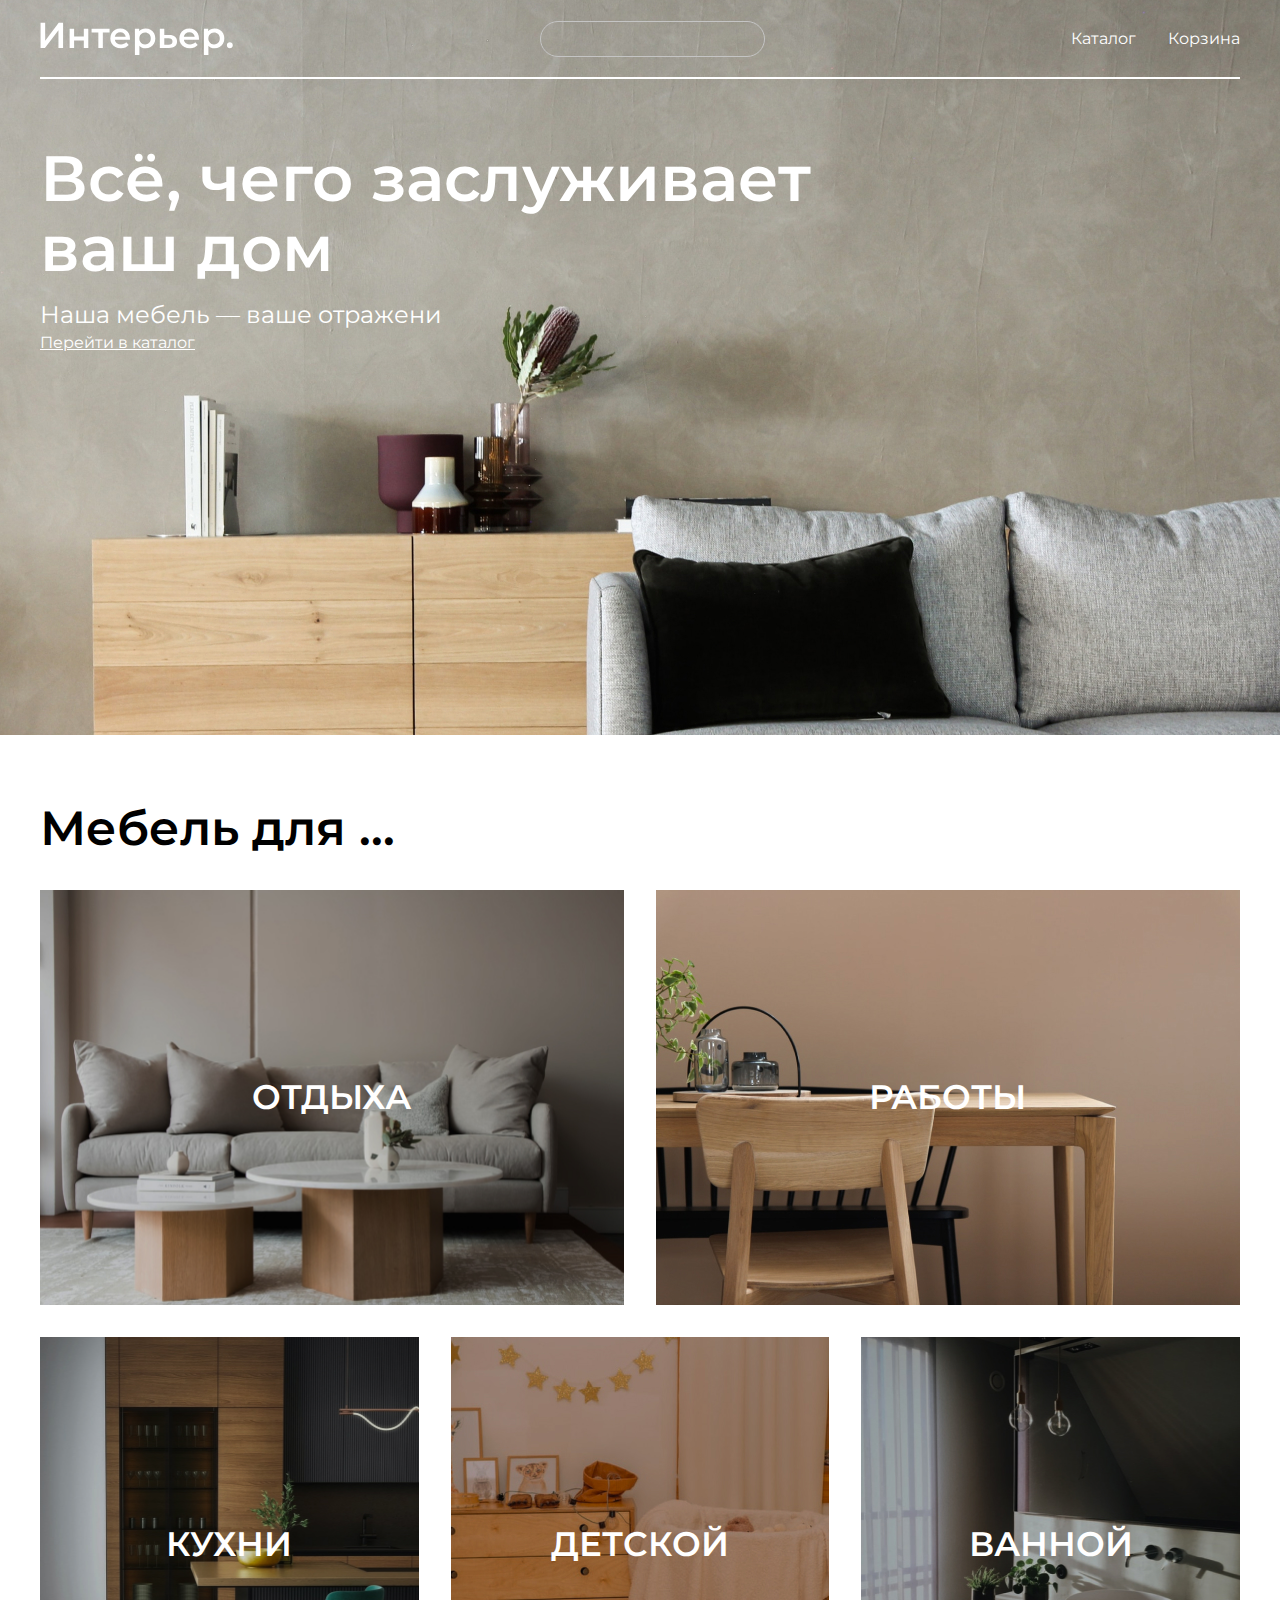
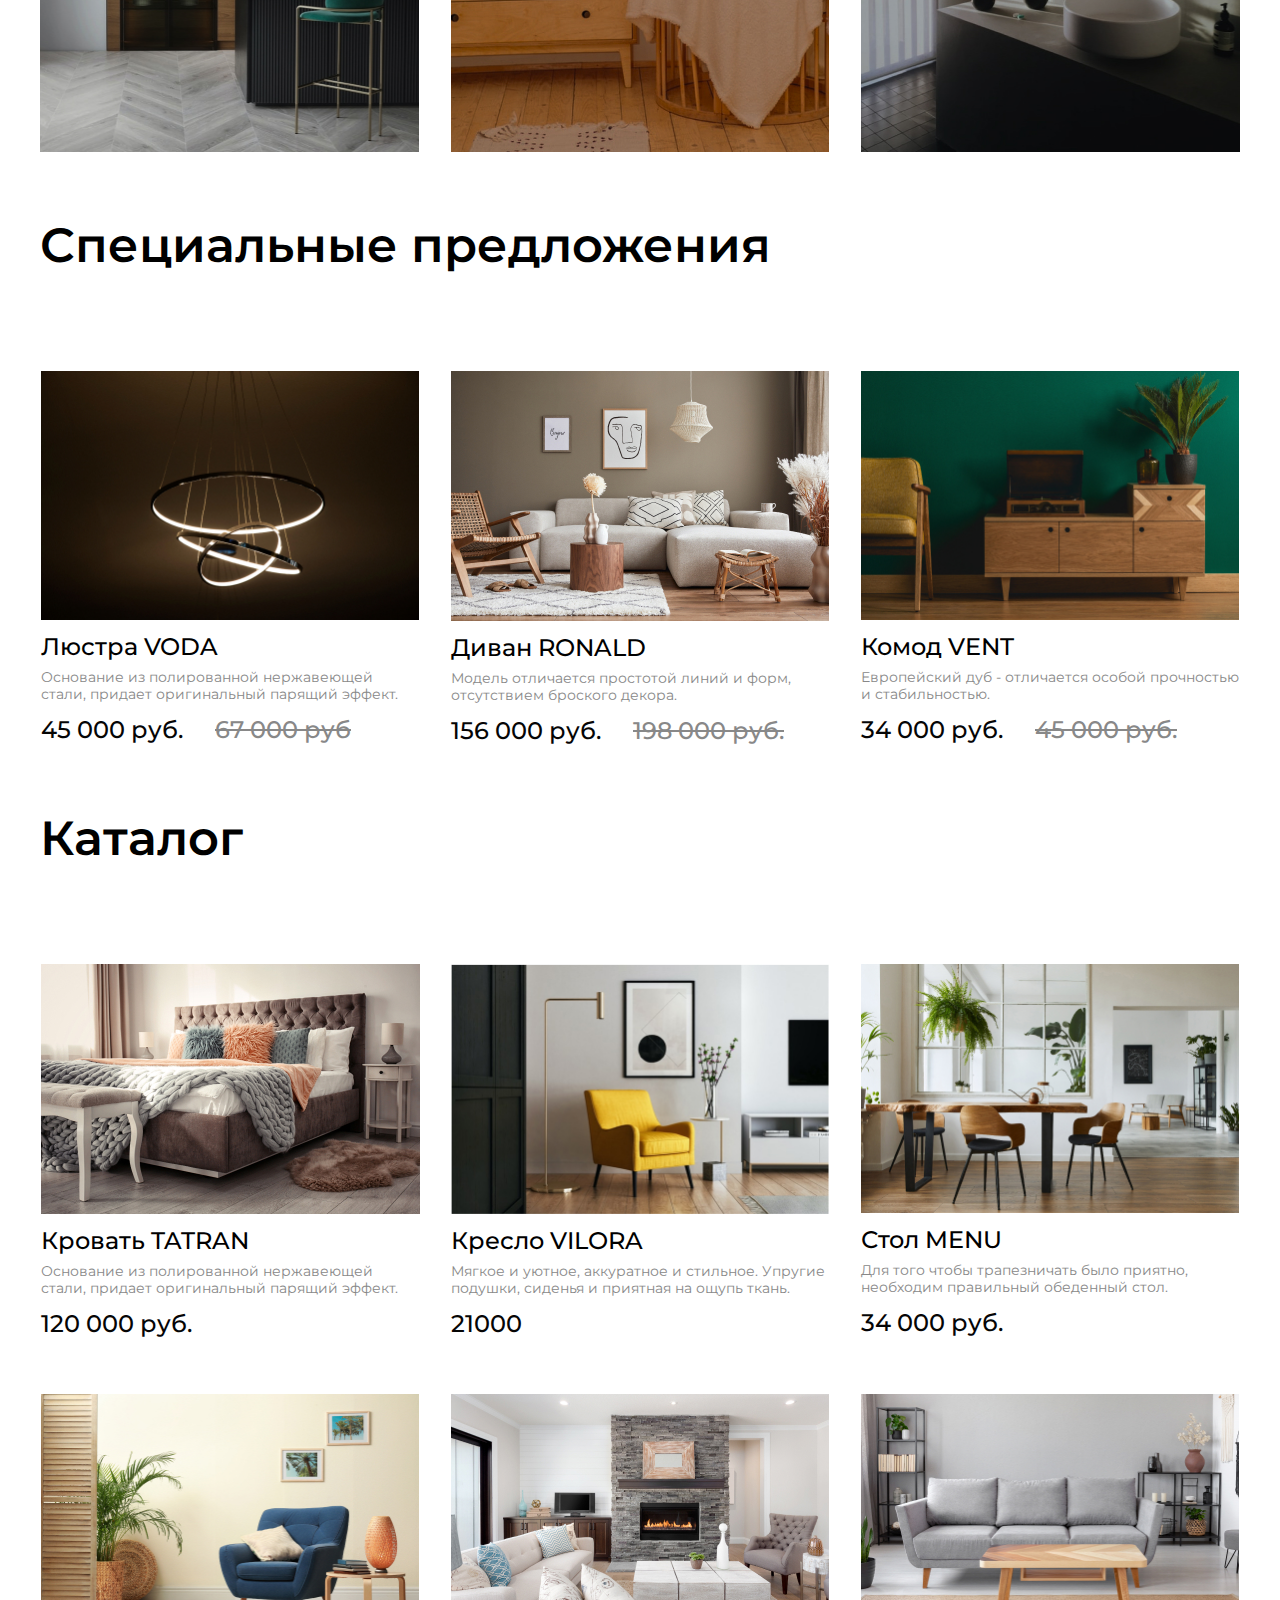
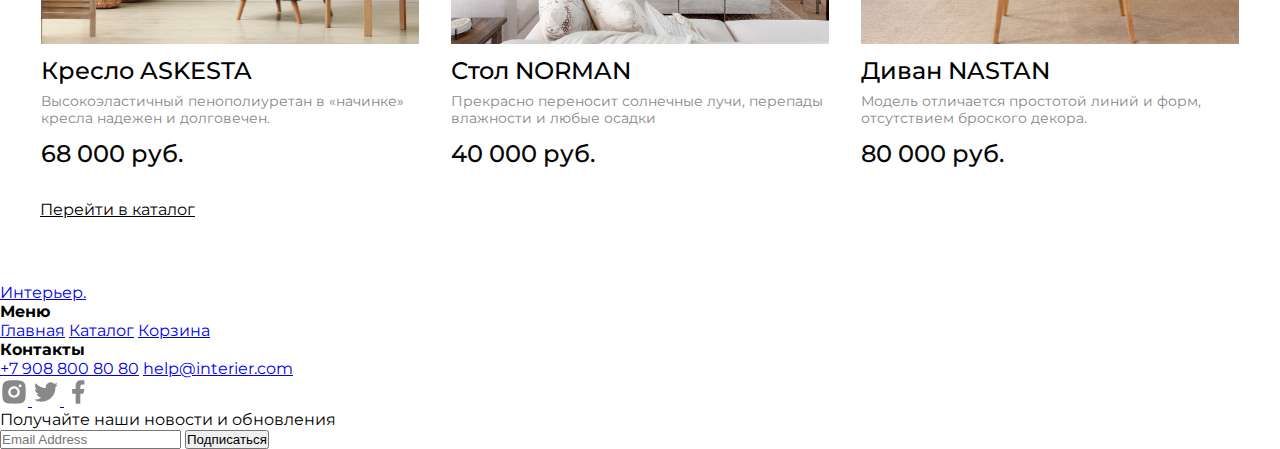
<file: index.html>
<!DOCTYPE html>
<html lang="en">
<head>
    <meta charset="UTF-8">
    <meta http-equiv="X-UA-Compatible" content="IE=edge">
    <meta name="viewport" content="width=device-width, initial-scale=1.0">
    <title>Document</title>
    <link rel="stylesheet" href="style.css">
    <link rel="preconnect" href="https://fonts.googleapis.com">
    <link href="https://fonts.googleapis.com/css2?family=Montserrat:wght@400;500;600&display=swap" rel="stylesheet"> 
</head>
<body>
    <div class="top center">
        <header class="header">
            <img src="img/logo.svg" alt="logo">
            <input class="input header__input" type="text">
            <nav class="menu">
                <a class="menu-link" href="catalog.html">Каталог</a>
                <a class="menu-link" href="cart.html">Корзина</a>
            </nav>
        </header>
        <section>
            <h1 class="title">Всё, чего заслуживает ваш дом</h1>
            <p class="text">Наша мебель — ваше отражени</p>
            <a class="excerpt" href="catalog.html">Перейти в каталог</a>
        </section>
    </div>
    <section class="for center">
        <h2 class="section__subtitle">Мебель для ...</h2>
        <div class="for__content">
            <div class="for__item for__item_1 for__item_big">ОТДЫХА</div>
            <div class="for__item for__item_2 for__item_big">РАБОТЫ</div>
            <div class="for__item for__item_3">КУХНИ</div>
            <div class="for__item for__item_4">ДЕТСКОЙ</div>
            <div class="for__item for__item_5">ВАННОЙ</div>
        </div>
    </section>
    <section class="product-box center">
        <h2 class="section__subtitle">Специальные предложения</h2>
            <div class="product-content">
                <div class="product">
                    <img class="product__img" src="img/lamp.jpg" alt="photo lamp">
                    <h3 class="sale">Люстра VODA</h3>
                    <p class="name">Основание из полированной нержавеющей стали, придает оригинальный парящий эффект.</p>
                        <div class="product__value">
                            <p class="price">45 000 руб.</p>
                            <p class="price__old">67 000 руб</p>
                        </div>
                </div>
                <div class="product">
                    <img class="product__img" src="img/sofa.jpg" alt="photo sofa">
                    <h3 class="sale">Диван RONALD</h3>
                    <p class="name">Модель отличается простотой линий и форм, отсутствием броского декора.</p>
                        <div class="product__value">
                            <p class="price">156 000 руб.</p>
                            <p class="price__old">198 000 руб.</p>
                        </div>
                </div>
                <div class="product">
                    <img class="product__img" src="img/dresser.jpg" alt="photo dresser">
                    <h3 class="sale">Комод VENT</h3>
                    <p class="name">Европейский дуб - отличается особой прочностью и стабильностью.</p>
                        <div class="product__value">
                            <p class="price">34 000 руб.</p>
                            <p class="price__old">45 000 руб.</p>
                        </div>
                </div>
            </div>
    </section>
    <section class="product-box center">
        <h2 class="section__subtitle">Каталог</h2>
        <div class="product-content">
            <div class="product">
                <img src="img/bed.jpg" alt="photo bed">
                <h3 class="sale">Кровать TATRAN</h3>
                <p class="name">Основание из полированной нержавеющей стали, придает оригинальный парящий эффект.</p>
                    <div class="product__value">
                        <p class="price">120 000 руб.</p>
                    </div>
            </div>
            <div class="product">
                <img class="product__img" src="img/armchair_yellow.jpg" alt="photo armchair_yellow">
                <h3 class="sale">Кресло VILORA</h3>
                <p class="name">Мягкое и уютное, аккуратное и стильное. Упругие подушки, сиденья и приятная на ощупь ткань.</p>
                <div class="product__value">
                    <p class="price">21000</p>
                </div>
            </div>
            <div class="product">
                <img class="product__img" src="img/table.jpg" alt="photo table">
                <h3 class="sale">Стол MENU</h3>
                <p class="name">Для того чтобы трапезничать было приятно, необходим правильный обеденный стол.</p>
                <div class="product__value">
                    <p class="price">34 000 руб.</p>
                </div>
            </div>
            <div class="product">
                <img class="product__img"  src="img/armchair.jpg" alt="photo armchair">
                <h3 class="sale">Кресло ASKESTA</h3>
                <p class="name">Высокоэластичный пенополиуретан в «начинке» кресла надежен и долговечен.</p>
                    <div class="product__value">
                        <p class="price">68 000 руб.</p>
                    </div>
            </div>
            <div class="product">
                <img class="product__img" src="img/table_white.jpg" alt="photo table_white">
                <h3 class="sale">Стол NORMAN</h3>
                <p class="name">Прекрасно переносит солнечные лучи, перепады влажности и любые осадки</p>
                    <div class="product__value">
                        <p class="price">40 000 руб.</p>
                    </div>
            </div>
            <div class="product">
                <img class="product__img" src="img/sofa_gray.jpg" alt="photo sofa_gray">
                <h3 class="sale">Диван NASTAN</h3>
                <p class="name">Модель отличается простотой линий и форм, отсутствием броского декора.</p>
                    <div class="product__value">
                        <p class="price">80 000 руб.</p>
                    </div>
            </div>
        </div>
        <a href="catalog.html" class="menu-catalog bottom-link">Перейти в каталог</a>
    </section>
    <footer class="footer center-content">
        <div class="footer-logo-container">
            <a class="footer-logo" href="index.html">Интерьер.</a>
        </div>
        <div class="footer-info">
            <nav class="footer-info-column">
                <h4 class="footer-info-title">Меню</h4>
                <a class="footer-info-link" href="index.html">Главная</a>
                <a class="footer-info-link" href="catalog.html">Каталог</a>
                <a class="footer-info-link" href="cart.html">Корзина</a>
            </nav>
            <div class="footer-info-column">
                <h4 class="footer-info-title">Контакты</h4>
                <a class="footer-info-link" href="#">+7 908 800 80 80</a>
                <a class="footer-info-link" href="#">help@interier.com</a>
                <div class="footer-info-social">
                    <a class="social-icon" href="#">
                        <svg width="28" height="28" viewBox="0 0 28 28" fill="none" xmlns="http://www.w3.org/2000/svg">
                            <path d="M13.9999 2.33325C17.1698 2.33325 17.5653 2.34492 18.8089 2.40325C20.0514 2.46159 20.8973 2.65642 21.6416 2.94575C22.4116 3.24209 23.0603 3.64342 23.7089 4.29092C24.3022 4.87413 24.7612 5.57961 25.0541 6.35825C25.3423 7.10142 25.5383 7.94842 25.5966 9.19092C25.6514 10.4346 25.6666 10.8301 25.6666 13.9999C25.6666 17.1698 25.6549 17.5653 25.5966 18.8089C25.5383 20.0514 25.3423 20.8973 25.0541 21.6416C24.762 22.4207 24.3029 23.1263 23.7089 23.7089C23.1255 24.302 22.4201 24.761 21.6416 25.0541C20.8984 25.3423 20.0514 25.5383 18.8089 25.5966C17.5653 25.6514 17.1698 25.6666 13.9999 25.6666C10.8301 25.6666 10.4346 25.6549 9.19092 25.5966C7.94842 25.5383 7.10259 25.3423 6.35825 25.0541C5.5793 24.7618 4.8737 24.3027 4.29092 23.7089C3.69756 23.1258 3.23851 22.4203 2.94575 21.6416C2.65642 20.8984 2.46159 20.0514 2.40325 18.8089C2.34842 17.5653 2.33325 17.1698 2.33325 13.9999C2.33325 10.8301 2.34492 10.4346 2.40325 9.19092C2.46159 7.94725 2.65642 7.10259 2.94575 6.35825C3.23769 5.57913 3.69686 4.87346 4.29092 4.29092C4.87387 3.69736 5.57942 3.23827 6.35825 2.94575C7.10259 2.65642 7.94725 2.46159 9.19092 2.40325C10.4346 2.34842 10.8301 2.33325 13.9999 2.33325ZM13.9999 8.16659C12.4528 8.16659 10.9691 8.78117 9.87513 9.87513C8.78117 10.9691 8.16659 12.4528 8.16659 13.9999C8.16659 15.547 8.78117 17.0307 9.87513 18.1247C10.9691 19.2187 12.4528 19.8333 13.9999 19.8333C15.547 19.8333 17.0307 19.2187 18.1247 18.1247C19.2187 17.0307 19.8333 15.547 19.8333 13.9999C19.8333 12.4528 19.2187 10.9691 18.1247 9.87513C17.0307 8.78117 15.547 8.16659 13.9999 8.16659V8.16659ZM21.5833 7.87492C21.5833 7.48814 21.4296 7.11721 21.1561 6.84372C20.8826 6.57023 20.5117 6.41659 20.1249 6.41659C19.7381 6.41659 19.3672 6.57023 19.0937 6.84372C18.8202 7.11721 18.6666 7.48814 18.6666 7.87492C18.6666 8.26169 18.8202 8.63263 19.0937 8.90612C19.3672 9.17961 19.7381 9.33325 20.1249 9.33325C20.5117 9.33325 20.8826 9.17961 21.1561 8.90612C21.4296 8.63263 21.5833 8.26169 21.5833 7.87492ZM13.9999 10.4999C14.9282 10.4999 15.8184 10.8687 16.4748 11.525C17.1312 12.1814 17.4999 13.0717 17.4999 13.9999C17.4999 14.9282 17.1312 15.8184 16.4748 16.4748C15.8184 17.1312 14.9282 17.4999 13.9999 17.4999C13.0717 17.4999 12.1814 17.1312 11.525 16.4748C10.8687 15.8184 10.4999 14.9282 10.4999 13.9999C10.4999 13.0717 10.8687 12.1814 11.525 11.525C12.1814 10.8687 13.0717 10.4999 13.9999 10.4999V10.4999Z" fill="#888888"/>
                        </svg>
                    </a>
                    <a class="social-icon" href="#">
                        <svg width="28" height="28" viewBox="0 0 28 28" fill="none" xmlns="http://www.w3.org/2000/svg">
                            <path d="M25.8556 6.59858C24.9649 6.99256 24.0204 7.2513 23.0533 7.36625C24.0726 6.75659 24.8356 5.7971 25.1999 4.66658C24.2433 5.23591 23.1944 5.63491 22.1013 5.85075C21.367 5.06509 20.3937 4.54404 19.3327 4.3686C18.2717 4.19316 17.1825 4.37315 16.2344 4.88061C15.2863 5.38807 14.5324 6.19455 14.0899 7.17467C13.6474 8.1548 13.5411 9.25366 13.7876 10.3004C11.8476 10.2032 9.94966 9.69903 8.21711 8.82069C6.48455 7.94235 4.95609 6.70947 3.73094 5.20208C3.29728 5.94694 3.06939 6.79368 3.07061 7.65558C3.07061 9.34725 3.93161 10.8417 5.24061 11.7167C4.46595 11.6924 3.70834 11.4832 3.03094 11.1066V11.1672C3.03117 12.2939 3.42104 13.3858 4.13443 14.2578C4.84782 15.1298 5.84083 15.7283 6.94511 15.9517C6.22599 16.1466 5.47196 16.1753 4.74011 16.0357C5.05145 17.0055 5.65828 17.8536 6.47563 18.4614C7.29298 19.0691 8.27992 19.406 9.29827 19.4249C8.28617 20.2198 7.12731 20.8074 5.88797 21.1541C4.64862 21.5008 3.35309 21.5999 2.07544 21.4456C4.30575 22.8799 6.90205 23.6414 9.55377 23.6389C18.5289 23.6389 23.4371 16.2037 23.4371 9.75558C23.4371 9.54558 23.4313 9.33325 23.4219 9.12558C24.3773 8.43511 25.2018 7.57977 25.8568 6.59975L25.8556 6.59858Z" fill="#888888"/>
                        </svg>
                    </a>
                    <a class="social-icon" href="#">
                        <svg width="28" height="28" viewBox="0 0 28 28" fill="none" xmlns="http://www.w3.org/2000/svg">
                            <path d="M16.3334 15.7499H19.2501L20.4168 11.0833H16.3334V8.74992C16.3334 7.54825 16.3334 6.41659 18.6667 6.41659H20.4168V2.49659C20.0364 2.44642 18.6002 2.33325 17.0836 2.33325C13.9161 2.33325 11.6667 4.26642 11.6667 7.81659V11.0833H8.16675V15.7499H11.6667V25.6666H16.3334V15.7499Z" fill="#888888"/>
                        </svg>
                    </a>
                </div>
            </div>
        </div>
        <div class="subscribe-form-container">
            <form class="subscribe-form" action="#">
                <p class="subscribe-form-title">Получайте наши новости и обновления</p>
                <input class="subscribe-form-input" type="email" placeholder="Email Address">
                <button class="subscribe-form-button">Подписаться</button>
            </form>
        </div>
    </footer>
</body>
</html>
</file>
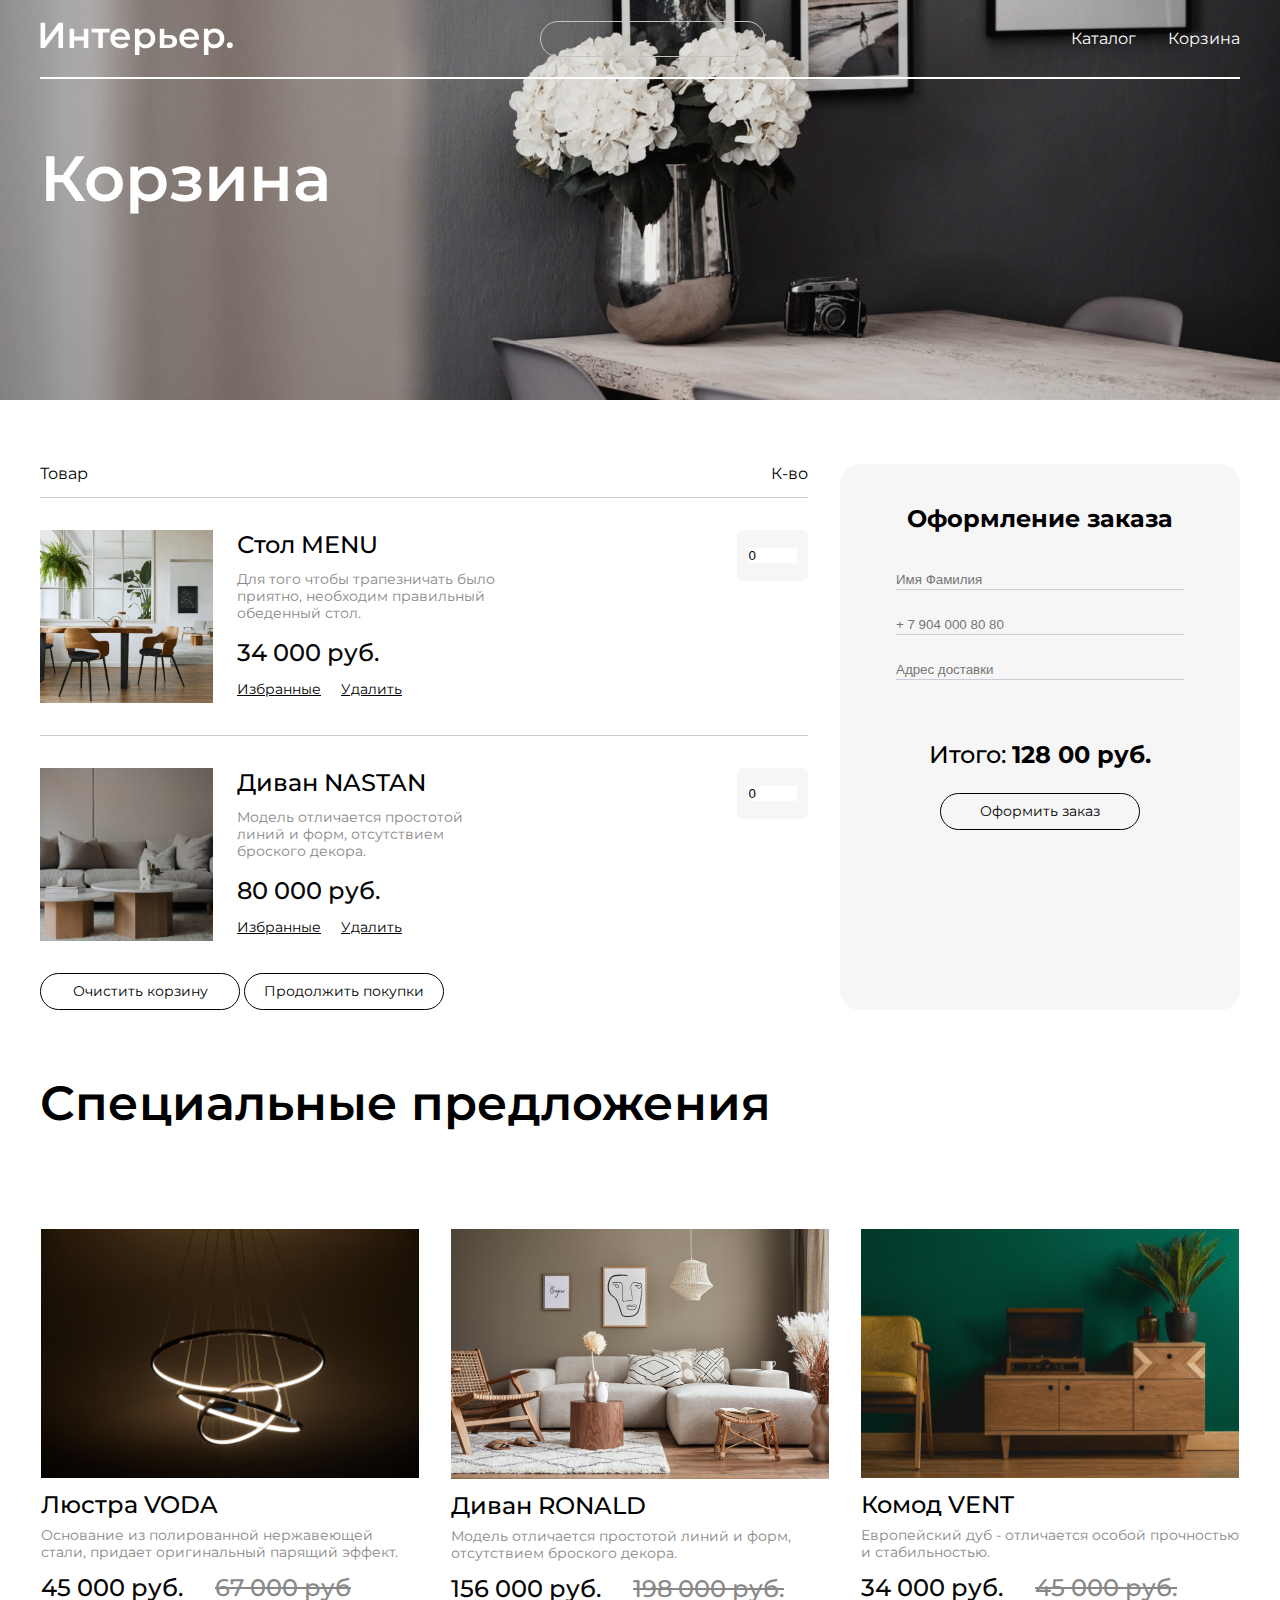
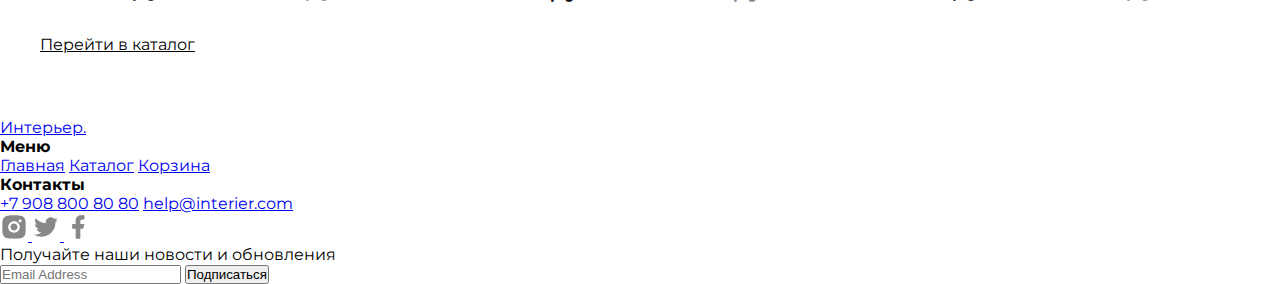
<file: cart.html>
<!DOCTYPE html>
<html lang="en">
<head>
    <meta charset="UTF-8">
    <meta http-equiv="X-UA-Compatible" content="IE=edge">
    <meta name="viewport" content="width=device-width, initial-scale=1.0">
    <title>Cart</title>
    <link rel="stylesheet" href="style.css">
    <link rel="preconnect" href="https://fonts.googleapis.com">
    <link href="https://fonts.googleapis.com/css2?family=Montserrat:wght@400;500;600&display=swap" rel="stylesheet"> 
</head>
<body>
    <div class="cart-top center">
        <header class="header">
            <img src="img/logo.svg" alt="logo">
            <input class="input header__input" type="text">
            <nav class="menu">
                <a class="menu-link" href="catalog.html">Каталог</a>
                <a class="menu-link" href="cart.html">Корзина</a>
            </nav>
        </header>
        <section>
            <h1 class="cart-title">Корзина</h1>
        </section>
    </div>

    <section class="cart-wrapper center">
        <div class="cart-list">
            <div class="cart-list__header">
                <span>Товар</span>
                <span>К-во</span>
            </div>
            <div class="cart-list__body">
                <div class="cart-item">
                    <div class="cart-item__image">
                        <img src="img/table.jpg" alt="Cart item">
                    </div>
                    <div class="cart-item__information">
                        <h2 class="cart-item__title">Стол MENU</h2>
                        <p class="cart-item__description">Для того чтобы трапезничать было приятно, необходим правильный обеденный стол.</p>
                        <p class="cart-item__price">34 000 руб.</p>
                        <div class="cart-item__actions">
                            <a href="#">Избранные</a>
                            <a href="#">Удалить</a>
                        </div>
                    </div>
                    <div class="cart-item__counter">
                        <input type="number" value="0" min="0" max="99">
                    </div>
                </div>
                <div class="cart-item">
                    <div class="cart-item__image">
                        <img src="img/for1.jpg" alt="Cart item">
                    </div>
                    <div class="cart-item__information">
                        <h2 class="cart-item__title">Диван NASTAN</h2>
                        <p class="cart-item__description">Модель отличается простотой линий и форм, отсутствием броского декора.</p>
                        <p class="cart-item__price">80 000 руб.</p>
                        <div class="cart-item__actions">
                            <a href="#">Избранные</a>
                            <a href="#">Удалить</a>
                        </div>
                    </div>
                    <div class="cart-item__counter">
                        <input type="number" value="0" min="0" max="99">
                    </div>
                </div>
            </div>
            <div class="cart-list__buttons">
                <button class="cart-button">Очистить корзину</button>
                <button class="cart-button">Продолжить покупки</button>
            </div>
        </div>
        <form action="#" class="cart-order">
            <h2 class="cart-order__title">Оформление заказа</h2>
            <input type="text" name="name" class="cart-order__input" placeholder="Имя Фамилия">  
            <input type="text" name="phone" class="cart-order__input" placeholder="+ 7 904 000 80 80">  
            <input type="text" name="location" class="cart-order__input" placeholder="Адрес доставки">  
            <div class="cart-order__price">Итого: <b>128 00 руб.</b></div>
            <input type="submit" class="cart-button" value="Оформить заказ">
        </div>
    </section>
    
    <section class="product-box center">
        <h2 class="section__subtitle">Специальные предложения</h2>
            <div class="product-content">
                <div class="product">
                    <img class="product__img" src="img/lamp.jpg" alt="photo lamp">
                    <h3 class="sale">Люстра VODA</h3>
                    <p class="name">Основание из полированной нержавеющей стали, придает оригинальный парящий эффект.</p>
                        <div class="product__value">
                            <p class="price">45 000 руб.</p>
                            <p class="price__old">67 000 руб</p>
                        </div>
                </div>
                <div class="product">
                    <img class="product__img" src="img/sofa.jpg" alt="photo sofa">
                    <h3 class="sale">Диван RONALD</h3>
                    <p class="name">Модель отличается простотой линий и форм, отсутствием броского декора.</p>
                        <div class="product__value">
                            <p class="price">156 000 руб.</p>
                            <p class="price__old">198 000 руб.</p>
                        </div>
                </div>
                <div class="product">
                    <img class="product__img" src="img/dresser.jpg" alt="photo dresser">
                    <h3 class="sale">Комод VENT</h3>
                    <p class="name">Европейский дуб - отличается особой прочностью и стабильностью.</p>
                        <div class="product__value">
                            <p class="price">34 000 руб.</p>
                            <p class="price__old">45 000 руб.</p>
                        </div>
                </div>
            </div>
    </section>
    <a href="catalog.html" class="menu-catalog center bottom-link">Перейти в каталог</a>

    <footer class="footer center-content">
        <div class="footer-logo-container">
            <a class="footer-logo" href="index.html">Интерьер.</a>
        </div>
        <div class="footer-info">
            <nav class="footer-info-column">
                <h4 class="footer-info-title">Меню</h4>
                <a class="footer-info-link" href="index.html">Главная</a>
                <a class="footer-info-link" href="catalog.html">Каталог</a>
                <a class="footer-info-link" href="cart.html">Корзина</a>
            </nav>
            <div class="footer-info-column">
                <h4 class="footer-info-title">Контакты</h4>
                <a class="footer-info-link" href="#">+7 908 800 80 80</a>
                <a class="footer-info-link" href="#">help@interier.com</a>
                <div class="footer-info-social">
                    <a class="social-icon" href="#">
                        <svg width="28" height="28" viewBox="0 0 28 28" fill="none" xmlns="http://www.w3.org/2000/svg">
                            <path d="M13.9999 2.33325C17.1698 2.33325 17.5653 2.34492 18.8089 2.40325C20.0514 2.46159 20.8973 2.65642 21.6416 2.94575C22.4116 3.24209 23.0603 3.64342 23.7089 4.29092C24.3022 4.87413 24.7612 5.57961 25.0541 6.35825C25.3423 7.10142 25.5383 7.94842 25.5966 9.19092C25.6514 10.4346 25.6666 10.8301 25.6666 13.9999C25.6666 17.1698 25.6549 17.5653 25.5966 18.8089C25.5383 20.0514 25.3423 20.8973 25.0541 21.6416C24.762 22.4207 24.3029 23.1263 23.7089 23.7089C23.1255 24.302 22.4201 24.761 21.6416 25.0541C20.8984 25.3423 20.0514 25.5383 18.8089 25.5966C17.5653 25.6514 17.1698 25.6666 13.9999 25.6666C10.8301 25.6666 10.4346 25.6549 9.19092 25.5966C7.94842 25.5383 7.10259 25.3423 6.35825 25.0541C5.5793 24.7618 4.8737 24.3027 4.29092 23.7089C3.69756 23.1258 3.23851 22.4203 2.94575 21.6416C2.65642 20.8984 2.46159 20.0514 2.40325 18.8089C2.34842 17.5653 2.33325 17.1698 2.33325 13.9999C2.33325 10.8301 2.34492 10.4346 2.40325 9.19092C2.46159 7.94725 2.65642 7.10259 2.94575 6.35825C3.23769 5.57913 3.69686 4.87346 4.29092 4.29092C4.87387 3.69736 5.57942 3.23827 6.35825 2.94575C7.10259 2.65642 7.94725 2.46159 9.19092 2.40325C10.4346 2.34842 10.8301 2.33325 13.9999 2.33325ZM13.9999 8.16659C12.4528 8.16659 10.9691 8.78117 9.87513 9.87513C8.78117 10.9691 8.16659 12.4528 8.16659 13.9999C8.16659 15.547 8.78117 17.0307 9.87513 18.1247C10.9691 19.2187 12.4528 19.8333 13.9999 19.8333C15.547 19.8333 17.0307 19.2187 18.1247 18.1247C19.2187 17.0307 19.8333 15.547 19.8333 13.9999C19.8333 12.4528 19.2187 10.9691 18.1247 9.87513C17.0307 8.78117 15.547 8.16659 13.9999 8.16659V8.16659ZM21.5833 7.87492C21.5833 7.48814 21.4296 7.11721 21.1561 6.84372C20.8826 6.57023 20.5117 6.41659 20.1249 6.41659C19.7381 6.41659 19.3672 6.57023 19.0937 6.84372C18.8202 7.11721 18.6666 7.48814 18.6666 7.87492C18.6666 8.26169 18.8202 8.63263 19.0937 8.90612C19.3672 9.17961 19.7381 9.33325 20.1249 9.33325C20.5117 9.33325 20.8826 9.17961 21.1561 8.90612C21.4296 8.63263 21.5833 8.26169 21.5833 7.87492ZM13.9999 10.4999C14.9282 10.4999 15.8184 10.8687 16.4748 11.525C17.1312 12.1814 17.4999 13.0717 17.4999 13.9999C17.4999 14.9282 17.1312 15.8184 16.4748 16.4748C15.8184 17.1312 14.9282 17.4999 13.9999 17.4999C13.0717 17.4999 12.1814 17.1312 11.525 16.4748C10.8687 15.8184 10.4999 14.9282 10.4999 13.9999C10.4999 13.0717 10.8687 12.1814 11.525 11.525C12.1814 10.8687 13.0717 10.4999 13.9999 10.4999V10.4999Z" fill="#888888"/>
                        </svg>
                    </a>
                    <a class="social-icon" href="#">
                        <svg width="28" height="28" viewBox="0 0 28 28" fill="none" xmlns="http://www.w3.org/2000/svg">
                            <path d="M25.8556 6.59858C24.9649 6.99256 24.0204 7.2513 23.0533 7.36625C24.0726 6.75659 24.8356 5.7971 25.1999 4.66658C24.2433 5.23591 23.1944 5.63491 22.1013 5.85075C21.367 5.06509 20.3937 4.54404 19.3327 4.3686C18.2717 4.19316 17.1825 4.37315 16.2344 4.88061C15.2863 5.38807 14.5324 6.19455 14.0899 7.17467C13.6474 8.1548 13.5411 9.25366 13.7876 10.3004C11.8476 10.2032 9.94966 9.69903 8.21711 8.82069C6.48455 7.94235 4.95609 6.70947 3.73094 5.20208C3.29728 5.94694 3.06939 6.79368 3.07061 7.65558C3.07061 9.34725 3.93161 10.8417 5.24061 11.7167C4.46595 11.6924 3.70834 11.4832 3.03094 11.1066V11.1672C3.03117 12.2939 3.42104 13.3858 4.13443 14.2578C4.84782 15.1298 5.84083 15.7283 6.94511 15.9517C6.22599 16.1466 5.47196 16.1753 4.74011 16.0357C5.05145 17.0055 5.65828 17.8536 6.47563 18.4614C7.29298 19.0691 8.27992 19.406 9.29827 19.4249C8.28617 20.2198 7.12731 20.8074 5.88797 21.1541C4.64862 21.5008 3.35309 21.5999 2.07544 21.4456C4.30575 22.8799 6.90205 23.6414 9.55377 23.6389C18.5289 23.6389 23.4371 16.2037 23.4371 9.75558C23.4371 9.54558 23.4313 9.33325 23.4219 9.12558C24.3773 8.43511 25.2018 7.57977 25.8568 6.59975L25.8556 6.59858Z" fill="#888888"/>
                        </svg>
                    </a>
                    <a class="social-icon" href="#">
                        <svg width="28" height="28" viewBox="0 0 28 28" fill="none" xmlns="http://www.w3.org/2000/svg">
                            <path d="M16.3334 15.7499H19.2501L20.4168 11.0833H16.3334V8.74992C16.3334 7.54825 16.3334 6.41659 18.6667 6.41659H20.4168V2.49659C20.0364 2.44642 18.6002 2.33325 17.0836 2.33325C13.9161 2.33325 11.6667 4.26642 11.6667 7.81659V11.0833H8.16675V15.7499H11.6667V25.6666H16.3334V15.7499Z" fill="#888888"/>
                        </svg>
                    </a>
                </div>
            </div>
        </div>
        <div class="subscribe-form-container">
            <form class="subscribe-form" action="#">
                <p class="subscribe-form-title">Получайте наши новости и обновления</p>
                <input class="subscribe-form-input" type="email" placeholder="Email Address">
                <button class="subscribe-form-button">Подписаться</button>
            </form>
        </div>
    </footer>
</body>
</html>
</file>
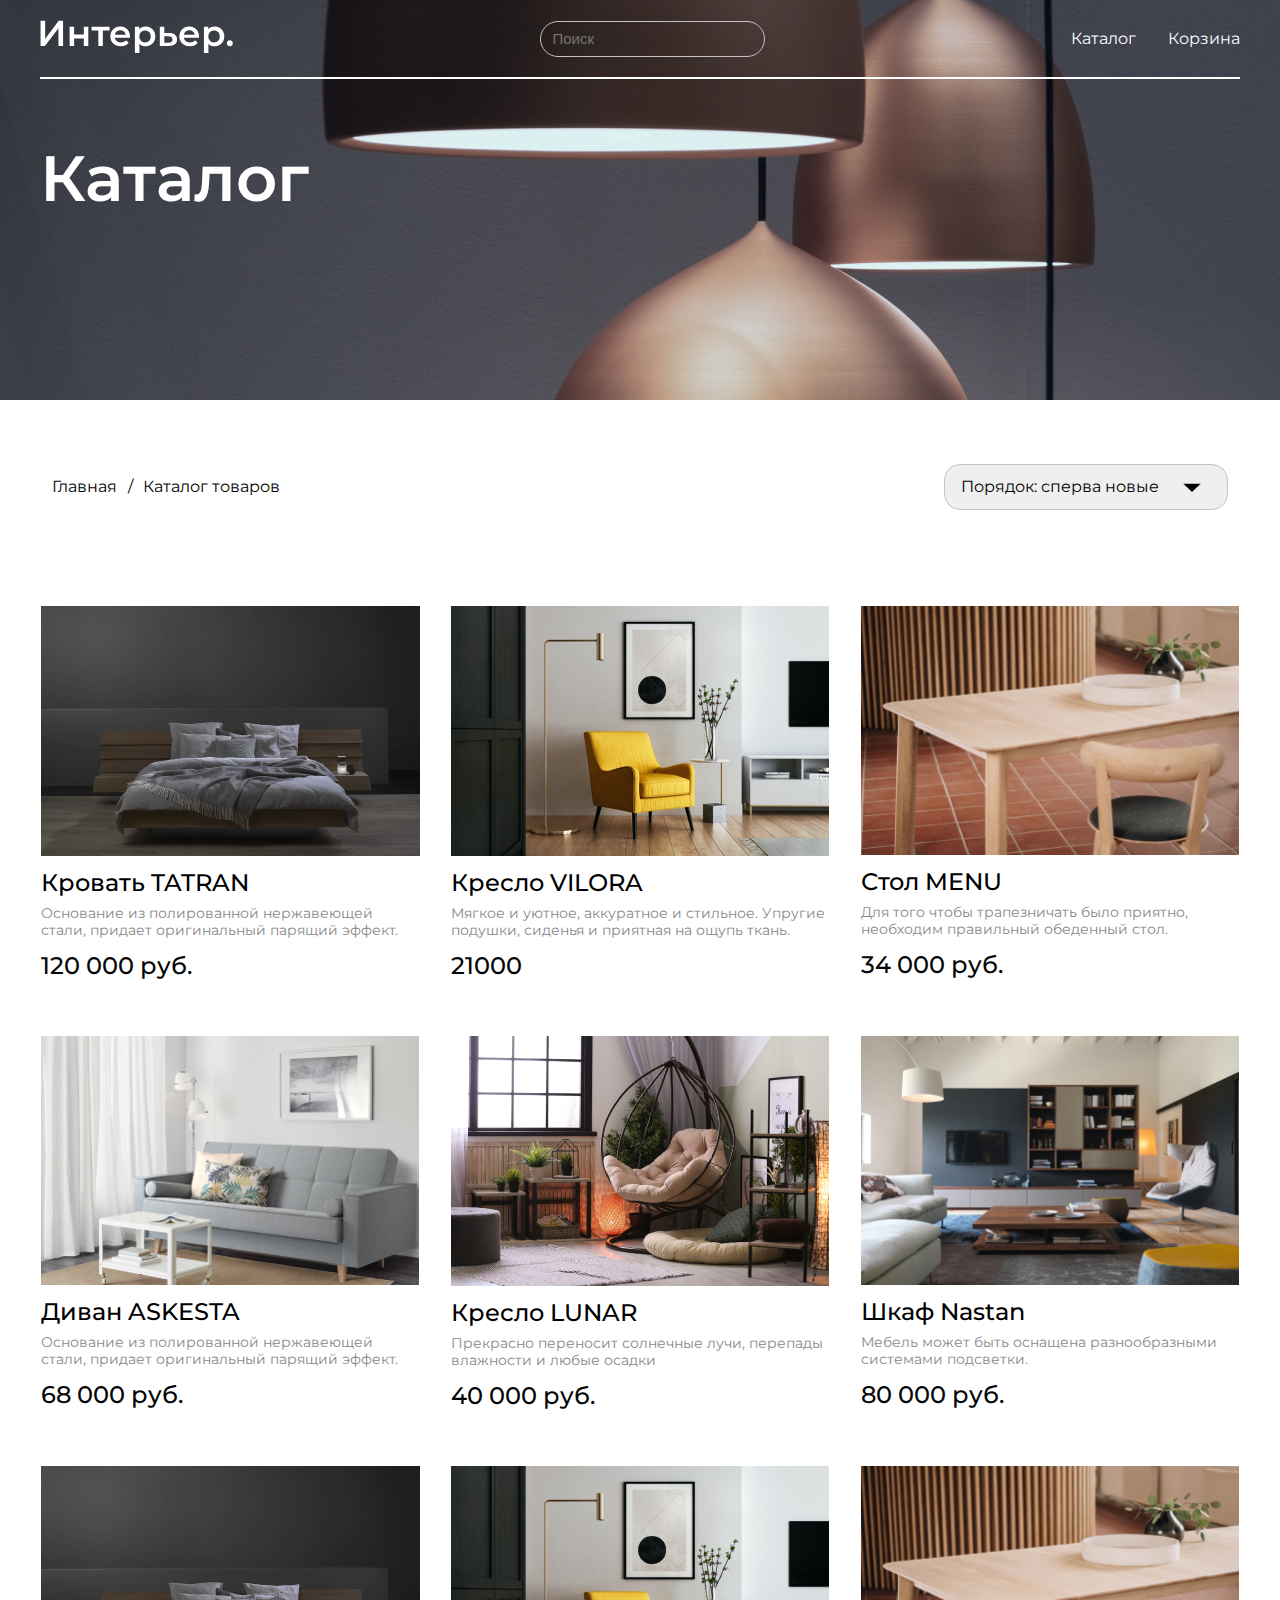
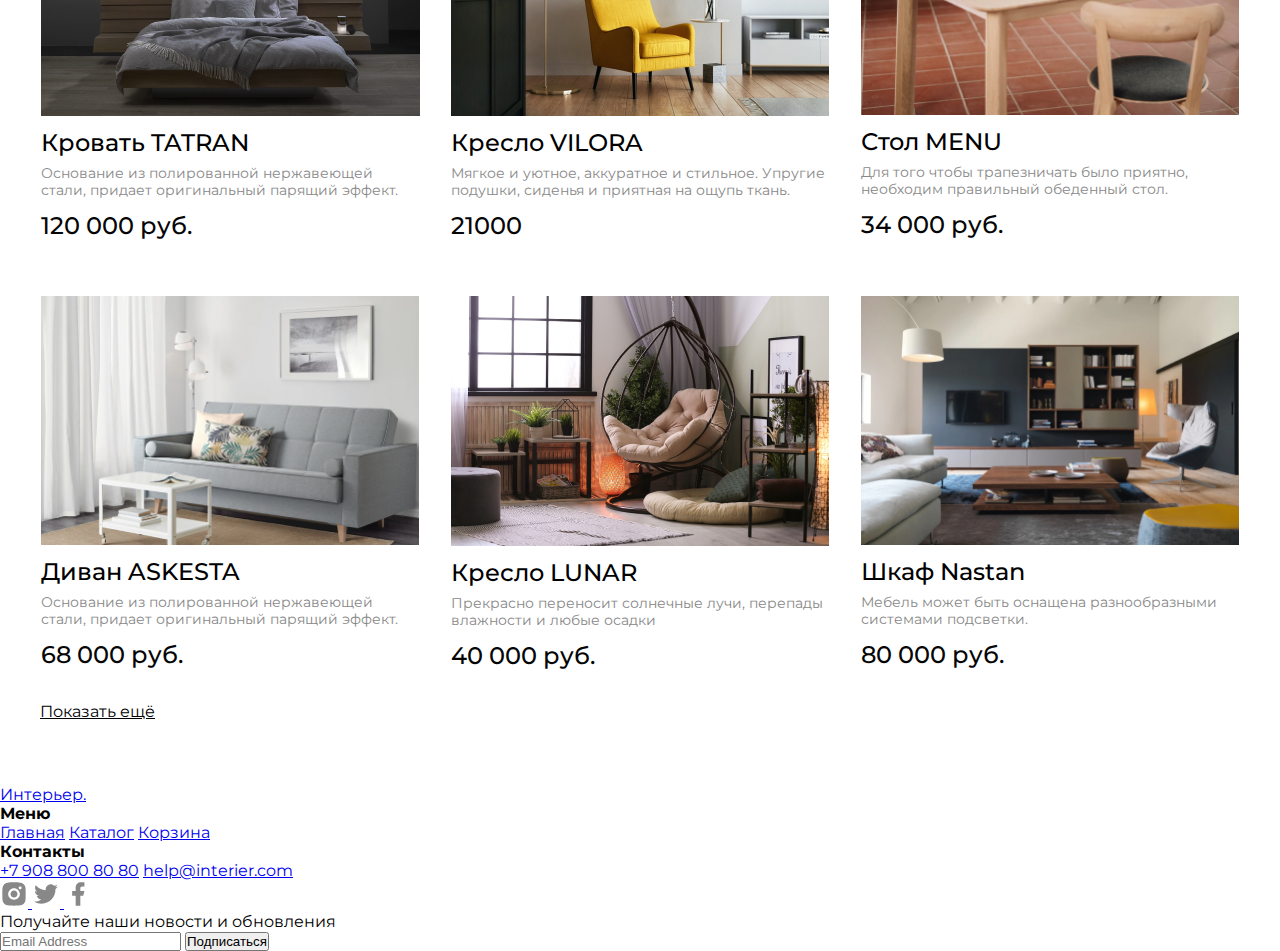
<file: catalog.html>
<!DOCTYPE html>
<html lang="en">
<head>
    <meta charset="UTF-8">
    <meta http-equiv="X-UA-Compatible" content="IE=edge">
    <meta name="viewport" content="width=device-width, initial-scale=1.0">
    <title>Catalog</title>
    <link rel="stylesheet" href="style.css">
    <link rel="preconnect" href="https://fonts.googleapis.com">
    <link href="https://fonts.googleapis.com/css2?family=Montserrat:wght@400;500;600&display=swap" rel="stylesheet"> 
</head>
<body>

    <link rel="stylesheet" href="style.css">
    <div class="top-catalog center">
    <header class="header">
        <a href="index.html">
            <img src="img/logo.svg" alt="logo">
        </a>
        <input class="input header__input" type="text" placeholder="Поиск">
        <nav class="menu">
        <a class="menu-link" href="catalog.html">Каталог</a>
        <a class="menu-link" href="cart.html">Корзина</a>
        </nav>
    </header>
        <h2 class="title_catalog">Каталог</h2>
    </div>
    <div class="wrapper center">
        <div class="nav">
            <div class="menu__catalog">
                <nav1 class="nav1">
                    <a class="menu-catalog" href="index.html">Главная</a>
                </nav1>
                <p>/</p>
                <nav2 class="nav2"><a class="menu-catalog" href="catalog.html">Каталог товаров</a>
                </nav2>
            </div>
            <select class="nav__order" name="order" id="order">
                <option value="newer">Порядок: сперва новые</option>
                <option value="older">Порядок: сперва старые</option>
                <option value="popular">Порядок: сперва популярные</option>
            </select>
        </div>

        <section class="product-box-catalog center">
            <div class="product-content">
                <div class="product">
                    <img src="img_catalog/product1.jpg" alt="photo product1">
                    <h3 class="sale">Кровать TATRAN</h3>
                    <p class="name">Основание из полированной нержавеющей стали, придает оригинальный парящий эффект.</p>
                    <div class="product__value">
                        <p class="price">120 000 руб.</p>
                    </div>
                </div>
                <div class="product">
                    <img class="product__img" src="img_catalog/product2.jpg" alt="photo product2">
                    <h3 class="sale">Кресло VILORA</h3>
                    <p class="name">Мягкое и уютное, аккуратное и стильное. Упругие подушки, сиденья и приятная на ощупь ткань.</p>
                    <div class="product__value">
                        <p class="price">21000</p>
                    </div>
                </div>
                <div class="product">
                    <img class="product__img" src="img_catalog/product3.jpg" alt="photo product3">
                    <h3 class="sale">Стол MENU</h3>
                    <p class="name">Для того чтобы трапезничать было приятно, необходим правильный обеденный стол.</p>
                    <div class="product__value">
                        <p class="price">34 000 руб.</p>
                    </div>
                </div>
                <div class="product">
                    <img class="product__img"  src="img_catalog/product4.jpg" alt="photo product4">
                    <h3 class="sale">Диван ASKESTA</h3>
                    <p class="name">Основание из полированной нержавеющей стали, придает оригинальный парящий эффект.</p>
                    <div class="product__value">
                        <p class="price">68 000 руб.</p>
                    </div>
                </div>
                <div class="product">
                    <img class="product__img" src="img_catalog/product5.jpg" alt="photo product5">
                    <h3 class="sale">Кресло LUNAR</h3>
                    <p class="name">Прекрасно переносит солнечные лучи, перепады влажности и любые осадки</p>
                    <div class="product__value">
                        <p class="price">40 000 руб.</p>
                    </div>
                </div>
                <div class="product">
                    <img class="product__img" src="img_catalog/product6.jpg" alt="photo product6">
                    <h3 class="sale">Шкаф Nastan</h3>
                    <p class="name">Мебель может быть оснащена разнообразными системами подсветки.</p>
                    <div class="product__value">
                        <p class="price">80 000 руб.</p>
                    </div>
                </div>
                <div class="product">
                    <img src="img_catalog/product1.jpg" alt="photo product1">
                    <h3 class="sale">Кровать TATRAN</h3>
                    <p class="name">Основание из полированной нержавеющей стали, придает оригинальный парящий эффект.</p>
                    <div class="product__value">
                        <p class="price">120 000 руб.</p>
                    </div>
                </div>
                <div class="product">
                    <img class="product__img" src="img_catalog/product2.jpg" alt="photo product2">
                    <h3 class="sale">Кресло VILORA</h3>
                    <p class="name">Мягкое и уютное, аккуратное и стильное. Упругие подушки, сиденья и приятная на ощупь ткань.</p>
                    <div class="product__value">
                        <p class="price">21000</p>
                    </div>
                </div>
                <div class="product">
                    <img class="product__img" src="img_catalog/product3.jpg" alt="photo product3">
                    <h3 class="sale">Стол MENU</h3>
                    <p class="name">Для того чтобы трапезничать было приятно, необходим правильный обеденный стол.</p>
                    <div class="product__value">
                        <p class="price">34 000 руб.</p>
                    </div>
                </div>
                <div class="product">
                    <img class="product__img"  src="img_catalog/product4.jpg" alt="photo product4">
                    <h3 class="sale">Диван ASKESTA</h3>
                    <p class="name">Основание из полированной нержавеющей стали, придает оригинальный парящий эффект.</p>
                    <div class="product__value">
                        <p class="price">68 000 руб.</p>
                    </div>
                </div>
                <div class="product">
                    <img class="product__img" src="img_catalog/product5.jpg" alt="photo product5">
                    <h3 class="sale">Кресло LUNAR</h3>
                    <p class="name">Прекрасно переносит солнечные лучи, перепады влажности и любые осадки</p>
                    <div class="product__value">
                        <p class="price">40 000 руб.</p>
                    </div>
                </div>
                <div class="product">
                    <img class="product__img" src="img_catalog/product6.jpg" alt="photo product6">
                    <h3 class="sale">Шкаф Nastan</h3>
                    <p class="name">Мебель может быть оснащена разнообразными системами подсветки.</p>
                    <div class="product__value">
                        <p class="price">80 000 руб.</p>
                    </div>
                </div>
            </div>
        </section>

        <a href="#" class="menu-catalog bottom-link">Показать ещё</a>
    </div>

    <footer class="footer center-content">
        <div class="footer-logo-container">
            <a class="footer-logo" href="index.html">Интерьер.</a>
        </div>
        <div class="footer-info">
            <nav class="footer-info-column">
                <h4 class="footer-info-title">Меню</h4>
                <a class="footer-info-link" href="index.html">Главная</a>
                <a class="footer-info-link" href="catalog.html">Каталог</a>
                <a class="footer-info-link" href="cart.html">Корзина</a>
            </nav>
            <div class="footer-info-column">
                <h4 class="footer-info-title">Контакты</h4>
                <a class="footer-info-link" href="#">+7 908 800 80 80</a>
                <a class="footer-info-link" href="#">help@interier.com</a>
                <div class="footer-info-social">
                    <a class="social-icon" href="#">
                        <svg width="28" height="28" viewBox="0 0 28 28" fill="none" xmlns="http://www.w3.org/2000/svg">
                            <path d="M13.9999 2.33325C17.1698 2.33325 17.5653 2.34492 18.8089 2.40325C20.0514 2.46159 20.8973 2.65642 21.6416 2.94575C22.4116 3.24209 23.0603 3.64342 23.7089 4.29092C24.3022 4.87413 24.7612 5.57961 25.0541 6.35825C25.3423 7.10142 25.5383 7.94842 25.5966 9.19092C25.6514 10.4346 25.6666 10.8301 25.6666 13.9999C25.6666 17.1698 25.6549 17.5653 25.5966 18.8089C25.5383 20.0514 25.3423 20.8973 25.0541 21.6416C24.762 22.4207 24.3029 23.1263 23.7089 23.7089C23.1255 24.302 22.4201 24.761 21.6416 25.0541C20.8984 25.3423 20.0514 25.5383 18.8089 25.5966C17.5653 25.6514 17.1698 25.6666 13.9999 25.6666C10.8301 25.6666 10.4346 25.6549 9.19092 25.5966C7.94842 25.5383 7.10259 25.3423 6.35825 25.0541C5.5793 24.7618 4.8737 24.3027 4.29092 23.7089C3.69756 23.1258 3.23851 22.4203 2.94575 21.6416C2.65642 20.8984 2.46159 20.0514 2.40325 18.8089C2.34842 17.5653 2.33325 17.1698 2.33325 13.9999C2.33325 10.8301 2.34492 10.4346 2.40325 9.19092C2.46159 7.94725 2.65642 7.10259 2.94575 6.35825C3.23769 5.57913 3.69686 4.87346 4.29092 4.29092C4.87387 3.69736 5.57942 3.23827 6.35825 2.94575C7.10259 2.65642 7.94725 2.46159 9.19092 2.40325C10.4346 2.34842 10.8301 2.33325 13.9999 2.33325ZM13.9999 8.16659C12.4528 8.16659 10.9691 8.78117 9.87513 9.87513C8.78117 10.9691 8.16659 12.4528 8.16659 13.9999C8.16659 15.547 8.78117 17.0307 9.87513 18.1247C10.9691 19.2187 12.4528 19.8333 13.9999 19.8333C15.547 19.8333 17.0307 19.2187 18.1247 18.1247C19.2187 17.0307 19.8333 15.547 19.8333 13.9999C19.8333 12.4528 19.2187 10.9691 18.1247 9.87513C17.0307 8.78117 15.547 8.16659 13.9999 8.16659V8.16659ZM21.5833 7.87492C21.5833 7.48814 21.4296 7.11721 21.1561 6.84372C20.8826 6.57023 20.5117 6.41659 20.1249 6.41659C19.7381 6.41659 19.3672 6.57023 19.0937 6.84372C18.8202 7.11721 18.6666 7.48814 18.6666 7.87492C18.6666 8.26169 18.8202 8.63263 19.0937 8.90612C19.3672 9.17961 19.7381 9.33325 20.1249 9.33325C20.5117 9.33325 20.8826 9.17961 21.1561 8.90612C21.4296 8.63263 21.5833 8.26169 21.5833 7.87492ZM13.9999 10.4999C14.9282 10.4999 15.8184 10.8687 16.4748 11.525C17.1312 12.1814 17.4999 13.0717 17.4999 13.9999C17.4999 14.9282 17.1312 15.8184 16.4748 16.4748C15.8184 17.1312 14.9282 17.4999 13.9999 17.4999C13.0717 17.4999 12.1814 17.1312 11.525 16.4748C10.8687 15.8184 10.4999 14.9282 10.4999 13.9999C10.4999 13.0717 10.8687 12.1814 11.525 11.525C12.1814 10.8687 13.0717 10.4999 13.9999 10.4999V10.4999Z" fill="#888888"/>
                        </svg>
                    </a>
                    <a class="social-icon" href="#">
                        <svg width="28" height="28" viewBox="0 0 28 28" fill="none" xmlns="http://www.w3.org/2000/svg">
                            <path d="M25.8556 6.59858C24.9649 6.99256 24.0204 7.2513 23.0533 7.36625C24.0726 6.75659 24.8356 5.7971 25.1999 4.66658C24.2433 5.23591 23.1944 5.63491 22.1013 5.85075C21.367 5.06509 20.3937 4.54404 19.3327 4.3686C18.2717 4.19316 17.1825 4.37315 16.2344 4.88061C15.2863 5.38807 14.5324 6.19455 14.0899 7.17467C13.6474 8.1548 13.5411 9.25366 13.7876 10.3004C11.8476 10.2032 9.94966 9.69903 8.21711 8.82069C6.48455 7.94235 4.95609 6.70947 3.73094 5.20208C3.29728 5.94694 3.06939 6.79368 3.07061 7.65558C3.07061 9.34725 3.93161 10.8417 5.24061 11.7167C4.46595 11.6924 3.70834 11.4832 3.03094 11.1066V11.1672C3.03117 12.2939 3.42104 13.3858 4.13443 14.2578C4.84782 15.1298 5.84083 15.7283 6.94511 15.9517C6.22599 16.1466 5.47196 16.1753 4.74011 16.0357C5.05145 17.0055 5.65828 17.8536 6.47563 18.4614C7.29298 19.0691 8.27992 19.406 9.29827 19.4249C8.28617 20.2198 7.12731 20.8074 5.88797 21.1541C4.64862 21.5008 3.35309 21.5999 2.07544 21.4456C4.30575 22.8799 6.90205 23.6414 9.55377 23.6389C18.5289 23.6389 23.4371 16.2037 23.4371 9.75558C23.4371 9.54558 23.4313 9.33325 23.4219 9.12558C24.3773 8.43511 25.2018 7.57977 25.8568 6.59975L25.8556 6.59858Z" fill="#888888"/>
                        </svg>
                    </a>
                    <a class="social-icon" href="#">
                        <svg width="28" height="28" viewBox="0 0 28 28" fill="none" xmlns="http://www.w3.org/2000/svg">
                            <path d="M16.3334 15.7499H19.2501L20.4168 11.0833H16.3334V8.74992C16.3334 7.54825 16.3334 6.41659 18.6667 6.41659H20.4168V2.49659C20.0364 2.44642 18.6002 2.33325 17.0836 2.33325C13.9161 2.33325 11.6667 4.26642 11.6667 7.81659V11.0833H8.16675V15.7499H11.6667V25.6666H16.3334V15.7499Z" fill="#888888"/>
                        </svg>
                    </a>
                </div>
            </div>
        </div>
        <div class="subscribe-form-container">
            <form class="subscribe-form" action="#">
                <p class="subscribe-form-title">Получайте наши новости и обновления</p>
                <input class="subscribe-form-input" type="email" placeholder="Email Address">
                <button class="subscribe-form-button">Подписаться</button>
            </form>
        </div>
    </footer>
</body>
</file>
<file: style.css>
@charset "UTF-8";
@import url("https://fonts.googleapis.com/css2?family=Montserrat:wght@300;400;500;600&display=swap");
* {
  margin: 0;
  padding: 0;
}

body {
  font-family: 'Montserrat', sans-serif;
  margin: auto;
}

.center {
  padding-left: calc(50% - 600px);
  padding-right: calc(50% - 600px);
}

.top {
  height: 735px;
  background-image: url(img/top.jpg);
  background-repeat: no-repeat;
  background-position: center bottom;
  background-size: cover;
}

.header {
  height: 77px;
  display: -webkit-box;
  display: -ms-flexbox;
  display: flex;
  -webkit-box-pack: justify;
      -ms-flex-pack: justify;
          justify-content: space-between;
  -webkit-box-align: center;
      -ms-flex-align: center;
          align-items: center;
  border-bottom: 2px #FFFFFF solid;
}

.menu {
  display: -webkit-box;
  display: -ms-flexbox;
  display: flex;
  gap: 32px;
}

.menu-link {
  font-style: normal;
  font-weight: normal;
  font-size: 16px;
  line-height: 20px;
  color: #FFFFFF;
  text-decoration: none;
}

.menu-link:hover {
  text-decoration: underline;
  color: #000000;
}

.menu-catalog {
  text-decoration: none;
  color: #000000;
}

.menu-catalog:hover {
  text-decoration: underline;
}

.link:hover {
  color: black;
  text-decoration: none;
}

.title {
  font-style: normal;
  font-weight: 600;
  font-size: 64px;
  line-height: 70px;
  color: #FFFFFF;
  margin-top: 64px;
  margin-bottom: 16px;
  width: 792px;
}

.text {
  font-style: normal;
  font-weight: normal;
  font-size: 24px;
  line-height: 32px;
  color: #FFFFFF;
}

.excerpt {
  font-style: normal;
  font-weight: normal;
  font-size: 16px;
  line-height: 24px;
  -webkit-text-decoration-line: underline;
          text-decoration-line: underline;
  color: #FFFFFF;
}

.for {
  padding-top: 64px;
}

.for__content {
  display: -ms-grid;
  display: grid;
  gap: 32px;
  -ms-grid-columns: (1fr)[12];
      grid-template-columns: repeat(12, 1fr);
}

.for__item {
  height: 415px;
  background-repeat: no-repeat;
  background-size: cover;
  grid-column: span 4;
  display: -ms-grid;
  display: grid;
  -ms-flex-line-pack: center;
      align-content: center;
  -webkit-box-pack: center;
      -ms-flex-pack: center;
          justify-content: center;
  font-weight: 600;
  font-size: 34px;
  line-height: 41px;
  color: #FFFFFF;
}

.for__item_big {
  grid-column: span 6;
}

.for__item_1 {
  background-image: url(img/for1.jpg);
}

.for__item_2 {
  background-image: url(img/for2.jpg);
}

.for__item_3 {
  background-image: url(img/for3.jpg);
}

.for__item_4 {
  background-image: url(img/for4.jpg);
}

.for__item_5 {
  background-image: url(img/for5.jpg);
}

.product-box {
  padding-top: 64px;
  -webkit-box-flex: 1;
      -ms-flex-positive: 1;
          flex-grow: 1;
}

.product-content {
  display: -webkit-box;
  display: -ms-flexbox;
  display: flex;
  -webkit-box-pack: center;
      -ms-flex-pack: center;
          justify-content: center;
  -ms-flex-wrap: wrap;
      flex-wrap: wrap;
  row-gap: 56px;
  -webkit-column-gap: 32px;
          column-gap: 32px;
  margin-top: 96px;
}

.product__img {
  width: 100%;
}

.section__subtitle {
  font-weight: 600;
  font-size: 48px;
  line-height: 59px;
  color: #000000;
  margin-bottom: 32px;
}

.product {
  width: 378px;
}

.sale {
  font-style: normal;
  font-weight: 500;
  font-size: 24px;
  line-height: 29px;
  color: #000000;
  margin-bottom: 8px;
  margin-top: 8px;
}

.name {
  font-style: normal;
  font-weight: normal;
  font-size: 14px;
  line-height: 17px;
  color: #888888;
  padding-bottom: 12px;
}

.product__value {
  display: -webkit-box;
  display: -ms-flexbox;
  display: flex;
  gap: 32px;
}

.price {
  font-style: normal;
  font-weight: 500;
  font-size: 24px;
  line-height: 29px;
  color: #050505;
}

.price__old {
  font-style: normal;
  font-weight: 500;
  font-size: 24px;
  line-height: 29px;
  -webkit-text-decoration-line: line-through;
          text-decoration-line: line-through;
  color: #888888;
}



.bottom-link {
  display: block;
  margin-top: 32px;
  margin-bottom: 64px;
  text-decoration: underline;
}



.input {
  padding: 8px 12px;
  border: 1px solid #C4C4C4;
  -webkit-box-sizing: border-box;
          box-sizing: border-box;
  border-radius: 20px;
  font-style: normal;
  font-weight: normal;
  font-size: 15px;
  line-height: 18px;
  outline: none;
}

.input:active {
  outline: none;
}

.header__input {
  background: transparent;
  color: #FFFFFF;
}


.button {
  background: rgba(222, 215, 215, 0.41);
  border: 1px solid #FFFFFF;
  -webkit-box-sizing: border-box;
          box-sizing: border-box;
  border-radius: 20px;
  width: 275.36px;
  height: 46px;
  font-size: 15px;
  line-height: 18px;
  color: #000000;
}

/* каталог */
.top-catalog {
  height: 400px;
  left: 0;
  top: 0;
  background: url(img_catalog/top2.jpg);
}

.title_catalog {
  width: 270px;
  height: 70px;
  left: 117px;
  top: 204px;
  font-style: normal;
  font-weight: 600;
  font-size: 64px;
  line-height: 70px;
  color: #FFFFFF;
  margin-top: 64px;
  margin-bottom: 16px;
}

.menu__catalog {
  display: -webkit-box;
  display: -ms-flexbox;
  display: flex;
  gap: 10px;
  height: 32px;
  font-style: normal;
  font-weight: normal;
  font-size: 16px;
  line-height: 32px;
  color: black;
}

.nav {
  display: -webkit-box;
  display: -ms-flexbox;
  display: flex;
  -webkit-box-pack: justify;
      -ms-flex-pack: justify;
          justify-content: space-between;
  -webkit-box-align: center;
      -ms-flex-align: center;
          align-items: center;
  margin-top: 64px;
  margin-bottom: 32px;
  padding: 0 12px;
}

.nav__order {
  border: 1px solid #C4C4C4;
  border-radius: 16px;
  outline: none;
  -webkit-box-sizing: border-box;
          box-sizing: border-box;
  padding: 12px 16px;
  font-family: 'Montserrat', sans-serif;
  font-size: 16px;
  line-height: 20px;
  color: #000000;
  -webkit-appearance: none;
     -moz-appearance: none;
          appearance: none;
  background-image: url(img/arrow_select.png);
  background-repeat: no-repeat;
  background-position-x: 90%;
  background-position-y: center;
}

.nav1 {
  width: 66px;
  height: 32px;
  left: 0px;
  top: 0px;
  font-family: Montserrat, sans-serif;
  font-style: normal;
  font-weight: normal;
  font-size: 16px;
  line-height: 32px;
  color: #000000;
}

.nav2 {
  width: 137px;
  height: 32px;
  left: 92px;
  top: 0px;
  font-family: Montserrat, sans-serif;
  font-style: normal;
  font-weight: normal;
  font-size: 16px;
  line-height: 32px;
  color: #000000;
}

.product-box-catalog {
  margin-top: 0;
}

.button__catalog {
  background: rgba(222, 215, 215, 0.41);
  border: 1px solid #FFFFFF;
  -webkit-box-sizing: border-box;
          box-sizing: border-box;
  border-radius: 20px;
  width: 275.36px;
  height: 46px;
  font-size: 15px;
  line-height: 18px;
  color: #000000;
}

.cart-top {
  height: 400px;
  left: 0;
  top: 0;
  background: url(img/cart-top.jpg);
}

.cart-title {
  width: 292px;
  height: 70px;
  left: 117px;
  top: 204px;
  font-style: normal;
  font-weight: 600;
  font-size: 64px;
  line-height: 70px;
  color: #FFFFFF;
  margin-top: 64px;
  margin-bottom: 16px;
}

.cart-wrapper {
  display: -webkit-box;
  display: -ms-flexbox;
  display: flex;
  margin-top: 64px;
}

.cart-list {
  -webkit-box-flex: 1;
      -ms-flex-positive: 1;
          flex-grow: 1;
}

.cart-list__header {
  display: -webkit-box;
  display: -ms-flexbox;
  display: flex;
  -webkit-box-pack: justify;
      -ms-flex-pack: justify;
          justify-content: space-between;
  padding-bottom: 14px;
}

.cart-item {
  display: -webkit-box;
  display: -ms-flexbox;
  display: flex;
  border-top: 1px #CACDD8 solid;
  padding: 32px 0;
}

.cart-item__image {
  width: 173px;
  height: 173px;
}

.cart-item__image img {
  width: 100%;
  height: 100%;
  -o-object-fit: cover;
     object-fit: cover;
}

.cart-item__information {
  margin-left: 24px;
  width: 276px;
}

.cart-item__title {
  font-style: normal;
  font-weight: 500;
  font-size: 24px;
  line-height: 29px;
  color: #000000;
  text-decoration: none;
}

.cart-item__description {
  font-style: normal;
  font-weight: normal;
  font-size: 14px;
  line-height: 17px;
  color: #888888;
  margin-top: 12px;
  overflow: hidden;
  height: 55px;
  display: block;
}

.cart-item__price {
  font-style: normal;
  font-weight: 500;
  font-size: 24px;
  line-height: 29px;
  color: #050505;
  margin-top: 12px;
}

.cart-item__actions {
  margin-top: 12px;
}

.cart-item__actions a {
  border: none;
  background: transparent;
  font-family: Montserrat, sans-serif;
  font-size: 14px;
  text-align: center;
  -webkit-text-decoration-line: underline;
  text-decoration-line: underline;
  color: #000000;
  margin-right: 16px;
}

.cart-item__counter {
  margin-left: auto;
  width: 71px;
  height: 51px;
  left: 837px;
  top: 523px;
  background: #F7F6F6;
  border-radius: 6px;
  -webkit-box-sizing: border-box;
          box-sizing: border-box;
  display: -webkit-box;
  display: -ms-flexbox;
  display: flex;
  -webkit-box-align: center;
      -ms-flex-align: center;
          align-items: center;
  text-align: center;
  -webkit-box-pack: center;
      -ms-flex-pack: center;
          justify-content: center;
}

.cart-item input {
  border: none;
}

.cart-button {
  -webkit-box-sizing: border-box;
          box-sizing: border-box;
  width: 200px;
  height: 37px;
  border: 1px solid #000000;
  border-radius: 50px;
  background: none;
  font-family: Montserrat, sans-serif;
  font-size: 14px;
  line-height: 17px;
  cursor: pointer;
}

.cart-button:hover {
  background-color: #000000;
  color: #FFFFFF;
}

.cart-order {
  display: -webkit-box;
  display: -ms-flexbox;
  display: flex;
  -webkit-box-orient: vertical;
  -webkit-box-direction: normal;
      -ms-flex-direction: column;
          flex-direction: column;
  -webkit-box-align: center;
      -ms-flex-align: center;
          align-items: center;
  width: 400px;
  background: #F7F6F6;
  border-radius: 20px;
  padding: 40px 0 140px 0;
  margin-left: 32px;
}

.cart-order__title {
  text-align: center;
  margin-bottom: 24px;
}

.cart-order__input {
  width: 288px;
  height: 20px;
  padding-top: 12px;
  margin-bottom: 12px;
  border: none;
  border-bottom: 1px solid #CACDD8;
  background: none;
  outline: none;
}

.cart-order__input:hover {
  border-bottom: 1px solid #666666;
}

.cart-order__price {
  font-weight: 500;
  font-size: 24px;
  line-height: 29px;
  text-align: center;
  margin-top: 48px;
}

.cart-order .cart-button {
  margin-top: 24px;
}

@media (max-width: 1023px) {
  .center {
    padding-left: calc(50% - 393px);
    padding-right: calc(50% - 393px);
  }
  .cart-wrapper {
    display: -webkit-box;
    display: -ms-flexbox;
    display: flex;
    -webkit-box-orient: vertical;
    -webkit-box-direction: normal;
        -ms-flex-direction: column;
            flex-direction: column;
    -webkit-box-align: center;
        -ms-flex-align: center;
            align-items: center;
    -ms-flex-wrap: wrap;
        flex-wrap: wrap;
  }
  .cart-order {
    margin-top: 48px;
  }
  .cart-list {
    padding: 0 48px;
  }
 
}

@media (max-width: 833px) {
  .center {
    padding-left: 24px;
    padding-right: 24px;
  }
}

@media (max-width: 767px) {
  .center {
    padding-left: calc(50% - 171px);
    padding-right: calc(50% - 171px);
  }
 
}
/*# sourceMappingURL=style.css.map */
</file>
